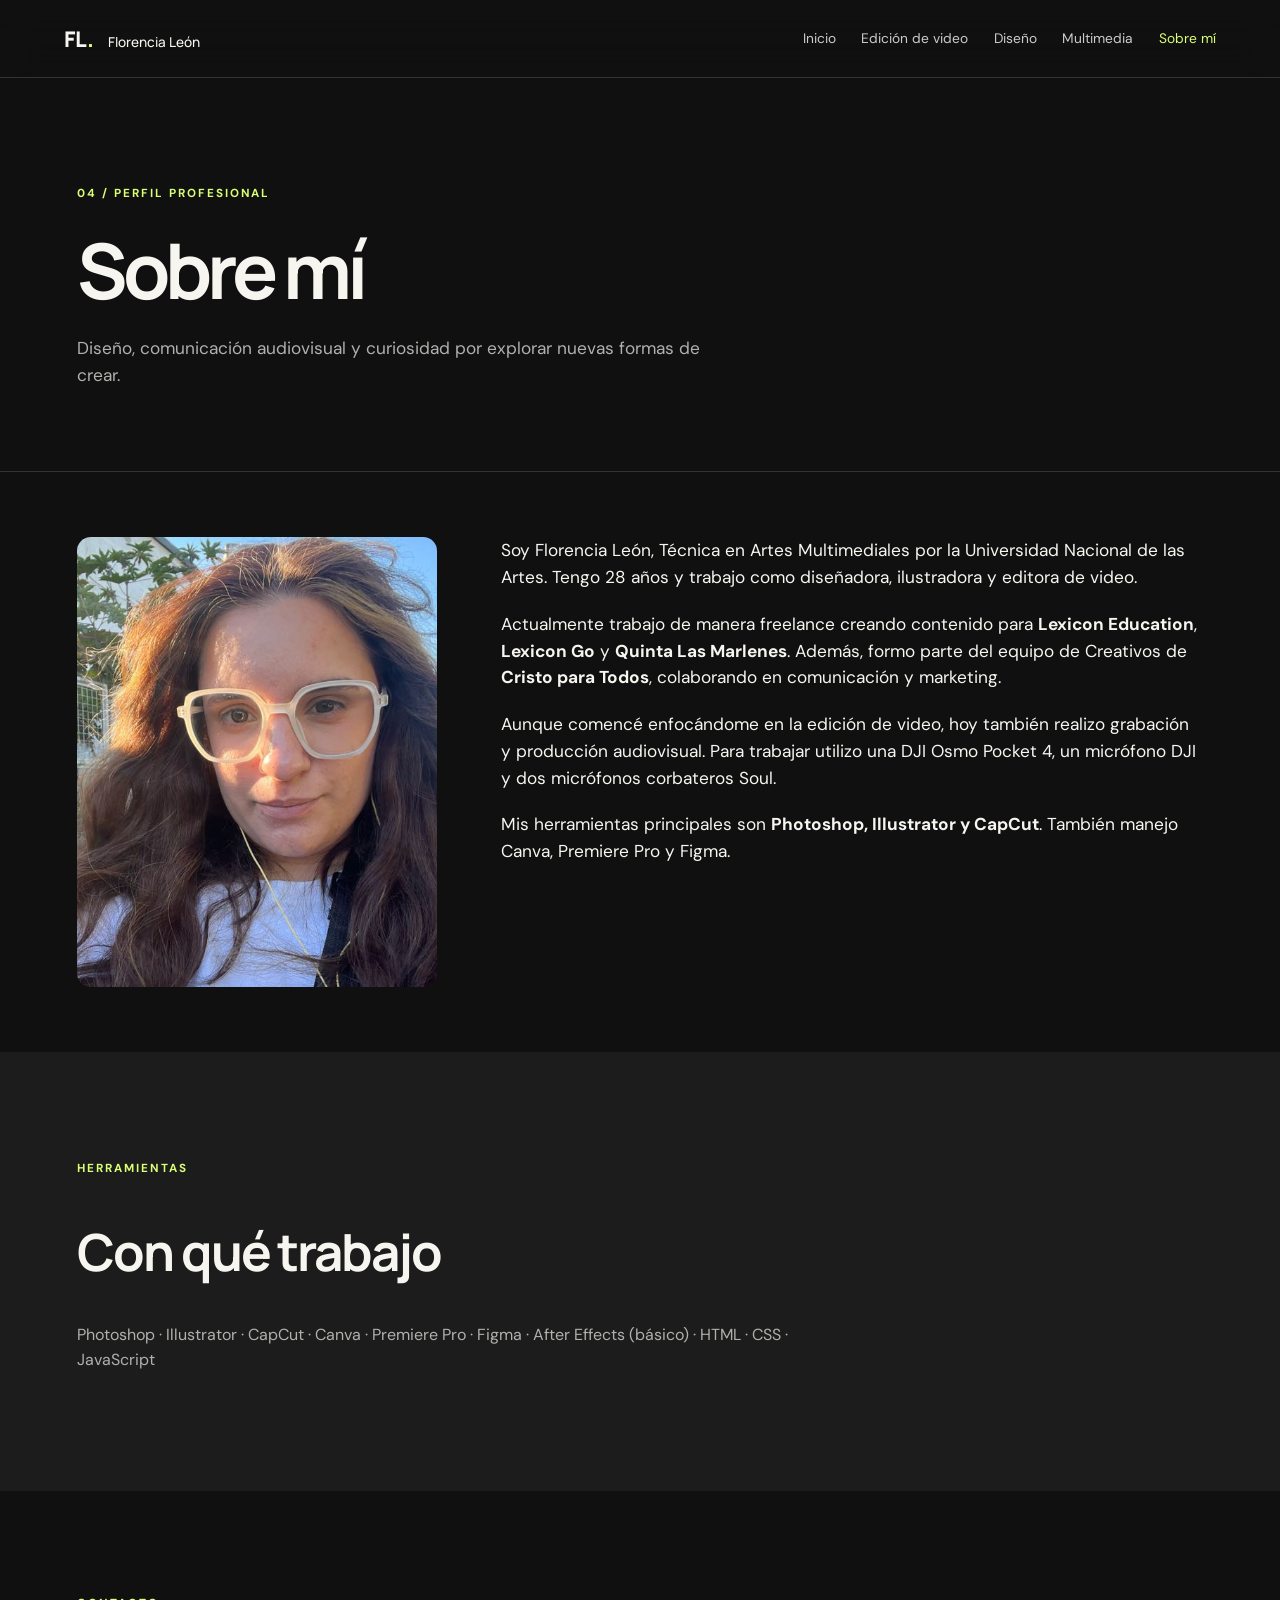
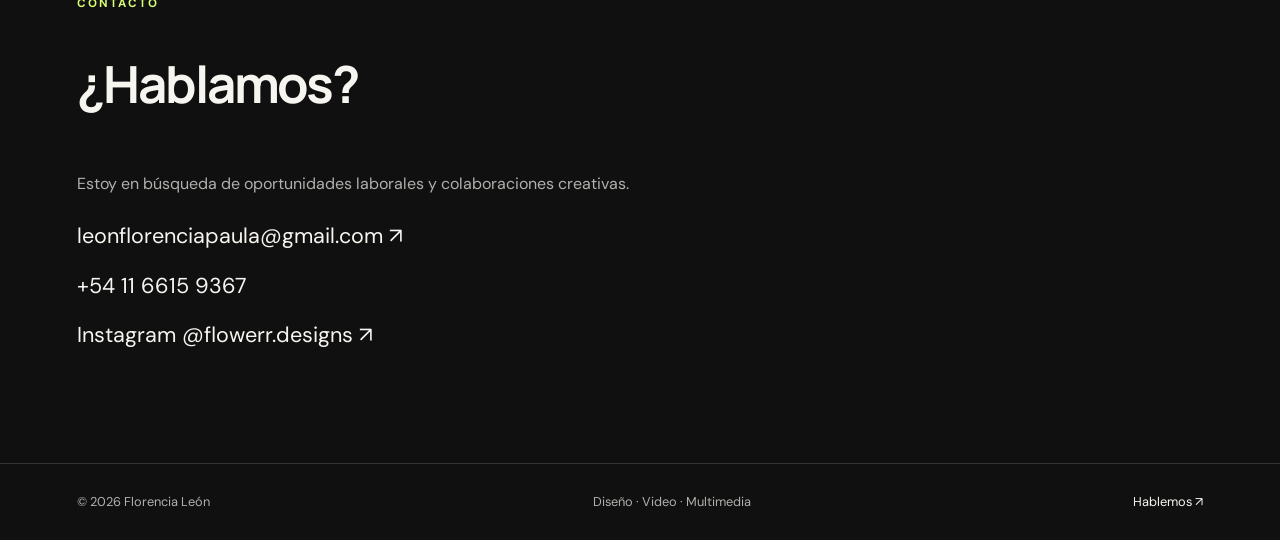
<file: sobre-mi.html>
<!doctype html><html lang="es"><head><meta charset="utf-8"><meta name="viewport" content="width=device-width,initial-scale=1"><meta name="theme-color" content="#101010"><meta name="description" content="Portfolio de Florencia León. Diseño gráfico, edición de video y experiencias multimedia."><title>Sobre mí | Florencia León</title><link rel="stylesheet" href="styles.css"></head><body><header class="site-header"><a class="brand" href="index.html">FL<span class="brand-dot">.</span> <span>Florencia León</span></a><button class="menu-toggle" aria-label="Abrir menú" aria-expanded="false" aria-controls="main-nav">Menú <span>☰</span></button><nav id="main-nav" aria-label="Navegación principal"><a href="index.html" class="">Inicio</a><a href="video.html" class="">Edición de video</a><a href="diseno.html" class="">Diseño</a><a href="multimedia.html" class="">Multimedia</a><a href="sobre-mi.html" class="active">Sobre mí</a></nav></header><main><div class="page-heading"><span class="eyebrow">04 / Perfil profesional</span><h1>Sobre mí</h1><p>Diseño, comunicación audiovisual y curiosidad por explorar nuevas formas de crear.</p></div><section class="about-layout"><div class="about-photo"><img src="foto-florencia.jpg" alt="Fotografía de Florencia León"></div><div class="about-text"><p>
          Soy Florencia León, Técnica en Artes Multimediales por la Universidad Nacional de las Artes.
          Tengo 28 años y trabajo como diseñadora, ilustradora y editora de video.
        </p><p style="margin-top:1rem">
          Actualmente trabajo de manera freelance creando contenido para
          <strong>Lexicon Education</strong>, <strong>Lexicon Go</strong> y
          <strong>Quinta Las Marlenes</strong>. Además, formo parte del equipo de Creativos
          de <strong>Cristo para Todos</strong>, colaborando en comunicación y marketing.
        </p><p style="margin-top:1rem">
          Aunque comencé enfocándome en la edición de video, hoy también realizo grabación
          y producción audiovisual. Para trabajar utilizo una DJI Osmo Pocket 4,
          un micrófono DJI y dos micrófonos corbateros Soul.
        </p><p style="margin-top:1rem">
          Mis herramientas principales son <strong>Photoshop, Illustrator y CapCut</strong>.
          También manejo Canva, Premiere Pro y Figma.
        </p></div></section><section class="section skills"><span class="eyebrow">Herramientas</span><h2>Con qué trabajo</h2><p>Photoshop · Illustrator · CapCut · Canva · Premiere Pro · Figma · After Effects (básico) · HTML · CSS · JavaScript</p></section><section class="section contact"><span class="eyebrow">Contacto</span><h2>¿Hablamos?</h2><p>Estoy en búsqueda de oportunidades laborales y colaboraciones creativas.</p><a href="mailto:leonflorenciapaula@gmail.com">leonflorenciapaula@gmail.com ↗</a><a href="tel:+541166159367">+54 11 6615 9367</a><a href="https://www.instagram.com/flowerr.designs/" target="_blank" rel="noopener noreferrer">Instagram @flowerr.designs ↗</a></section></main><footer class="footer"><span>© 2026 Florencia León</span><span>Diseño · Video · Multimedia</span><a href="mailto:leonflorenciapaula@gmail.com">Hablemos ↗</a></footer><script src="script.js" defer></script></body></html>
</file>
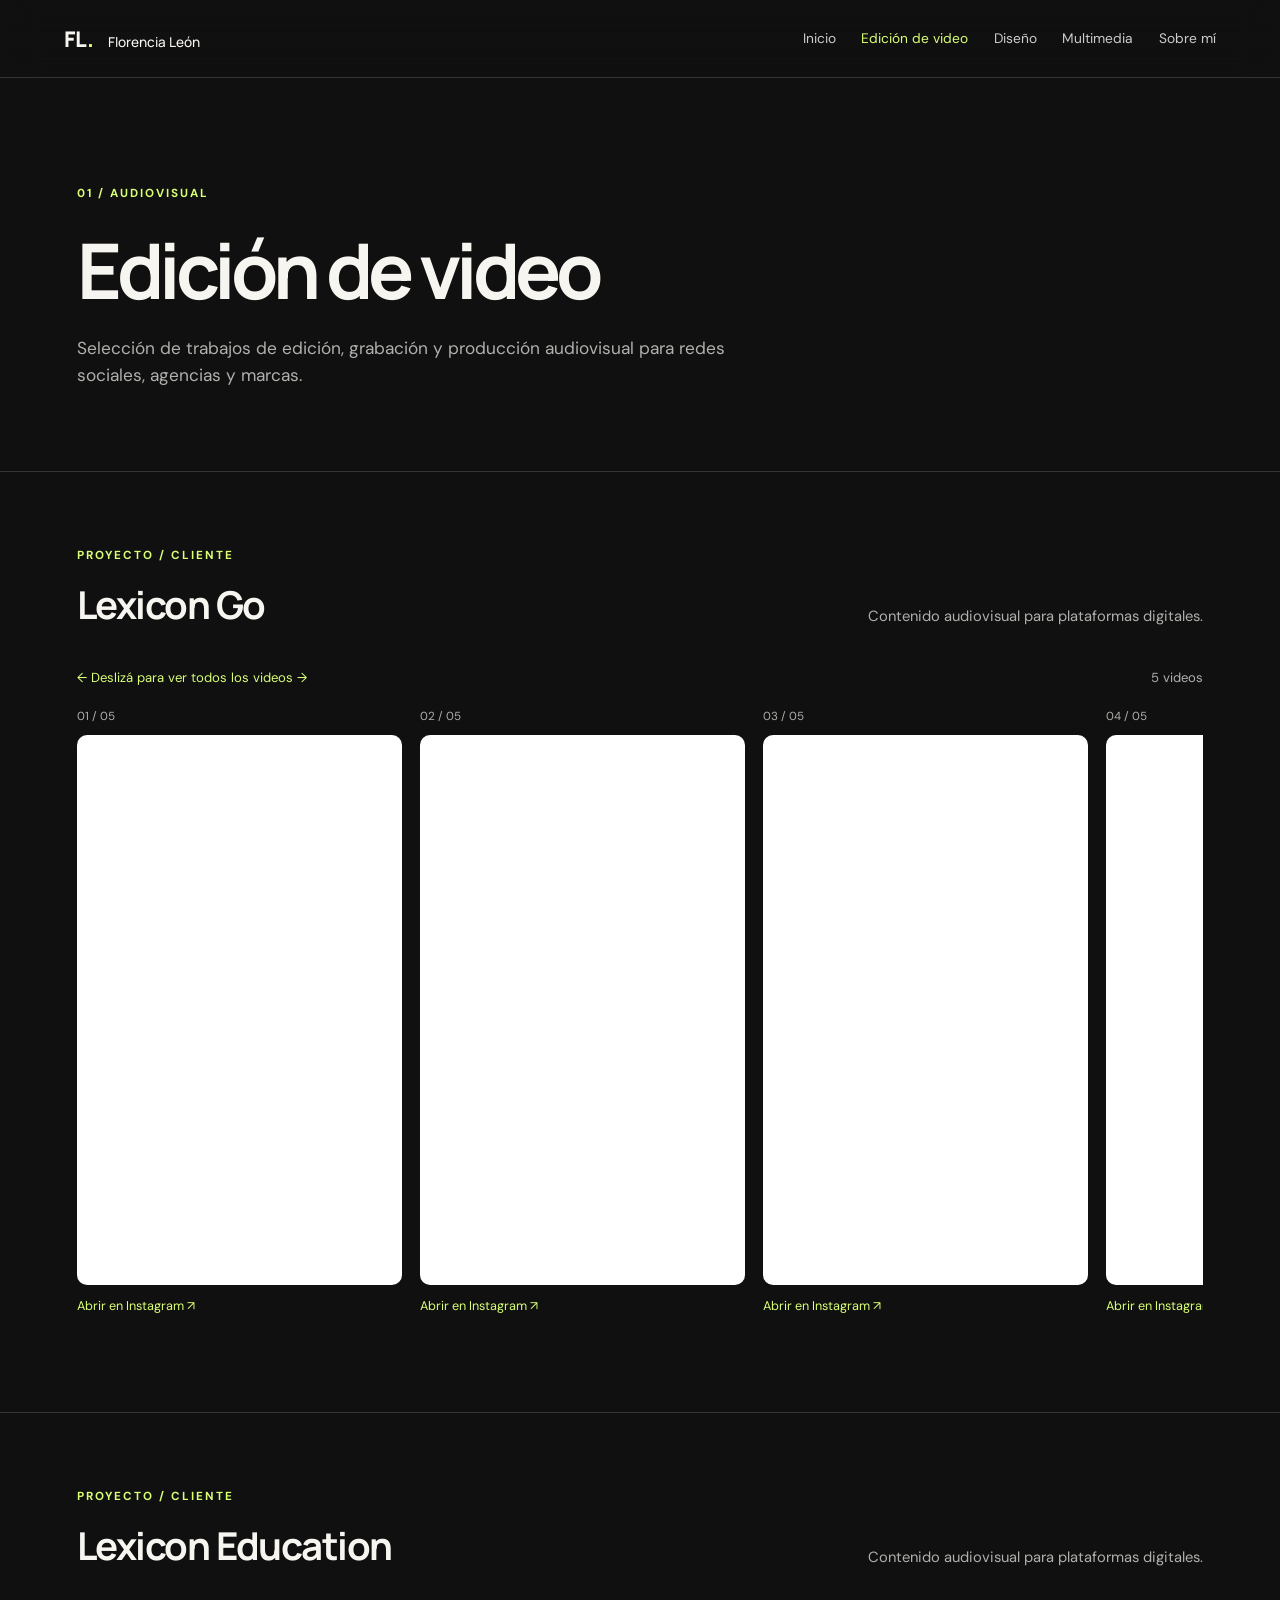
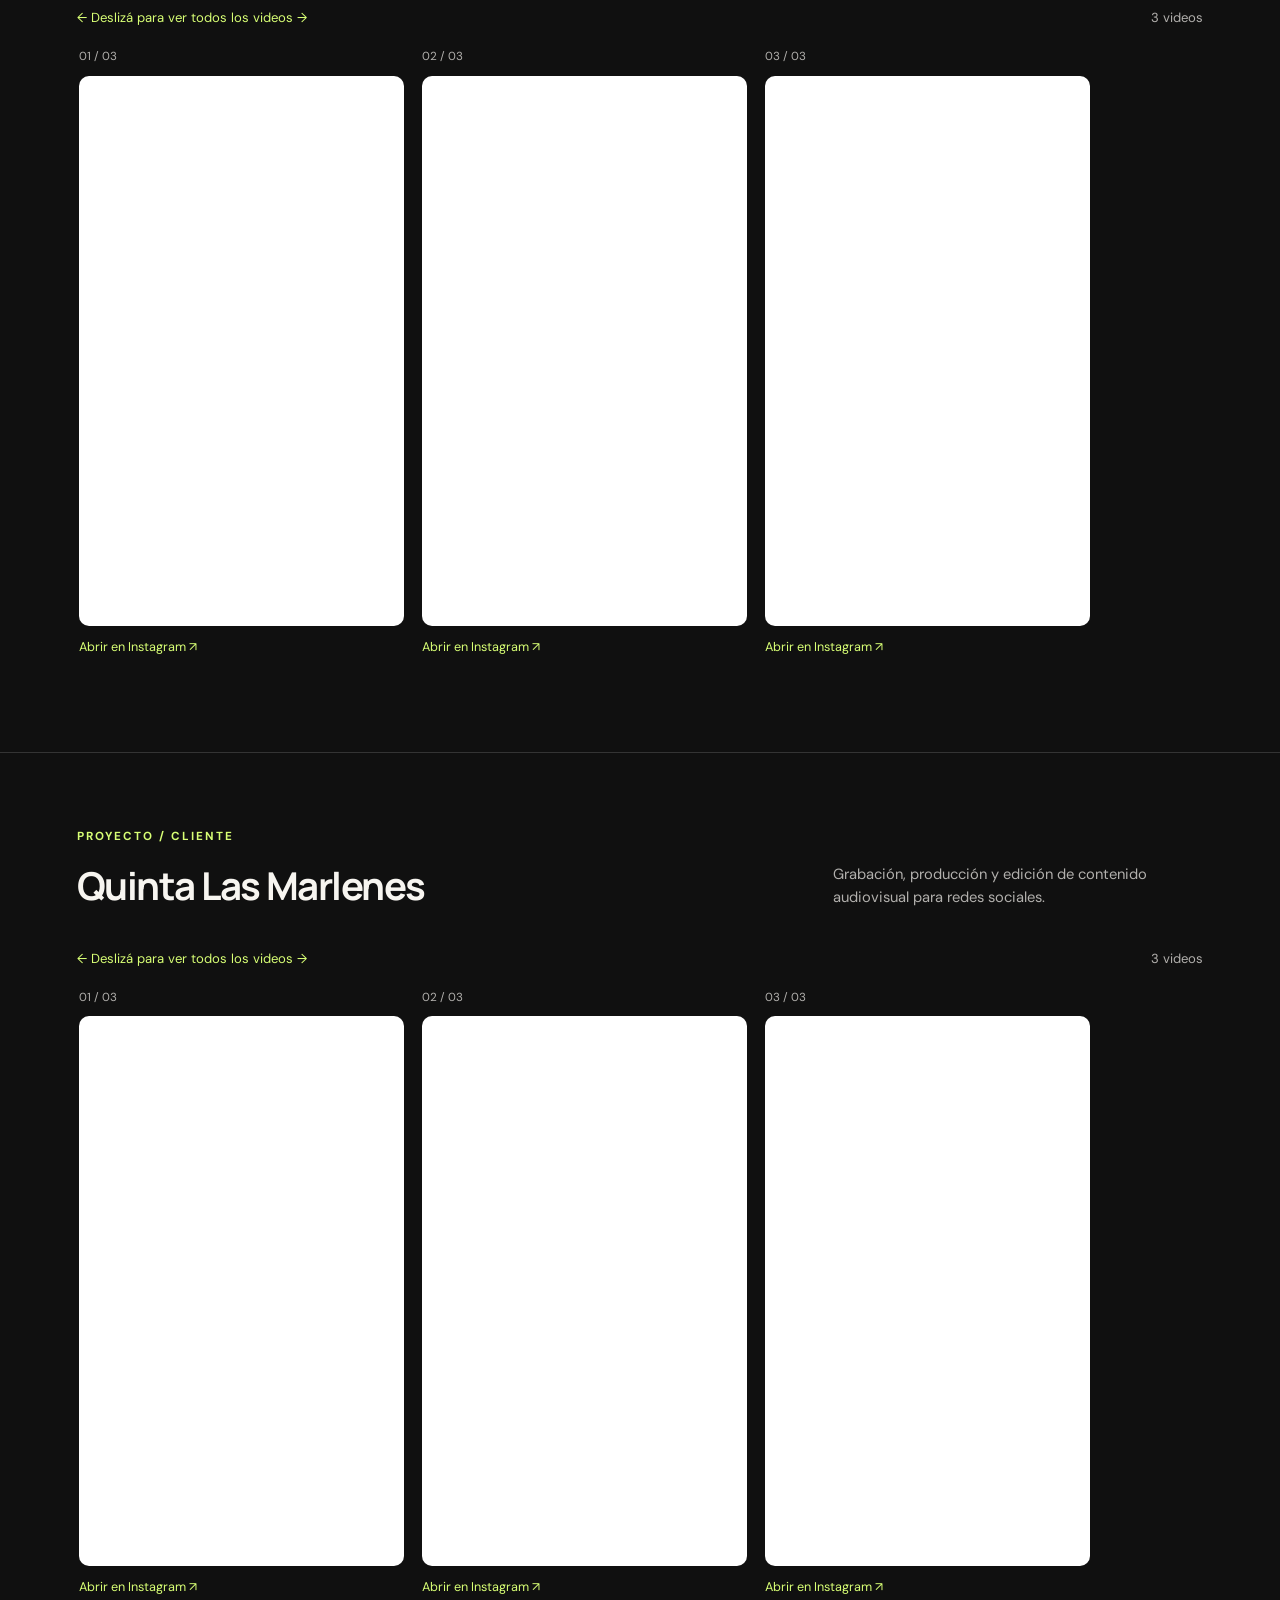
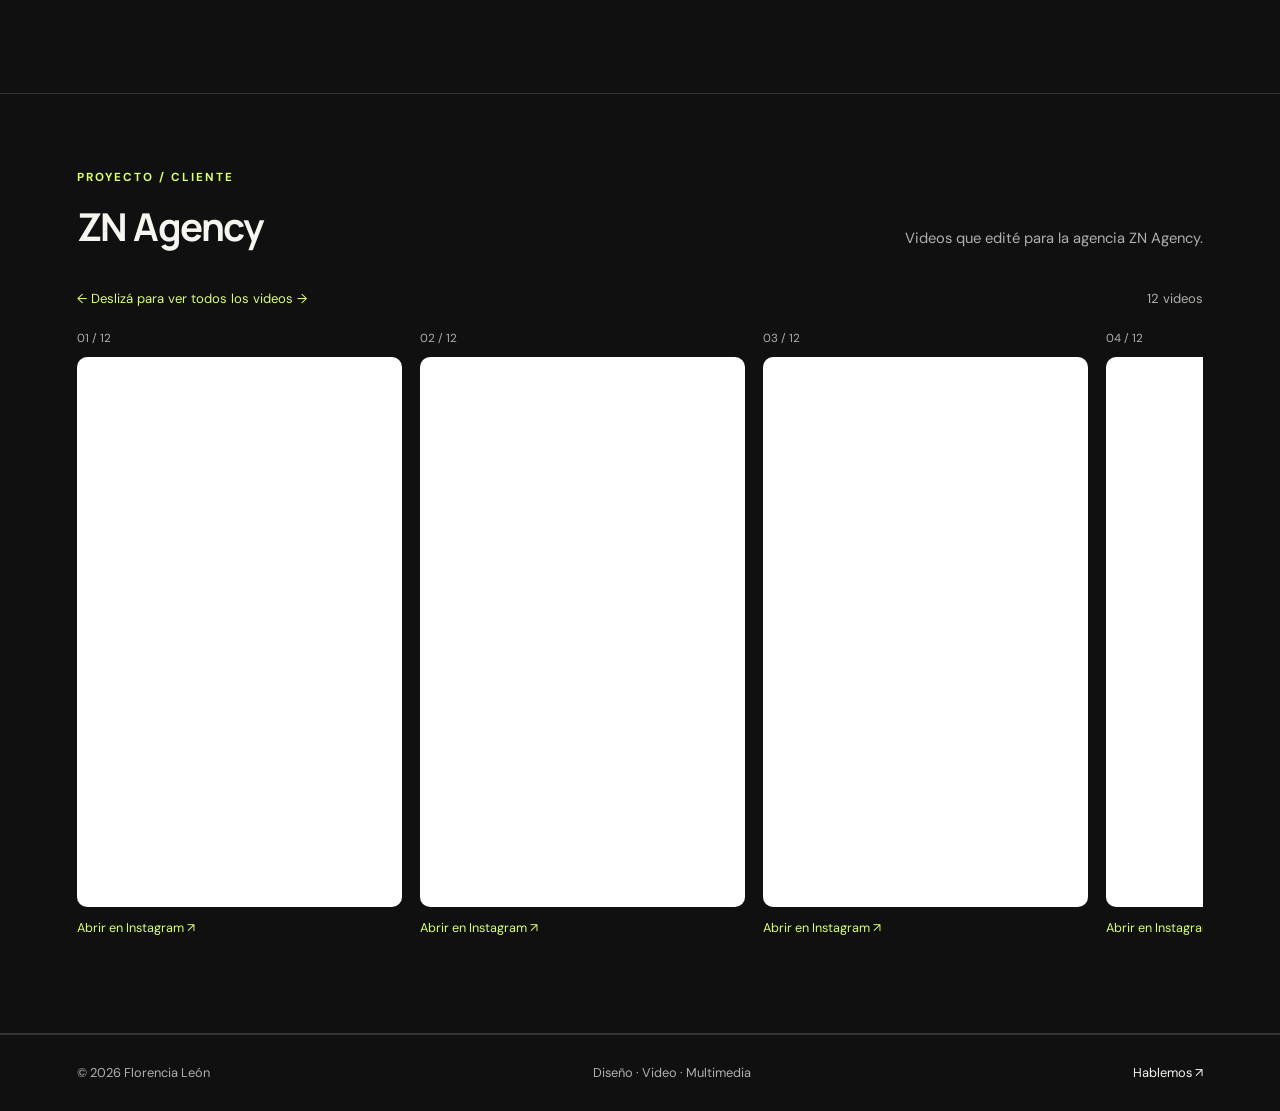
<file: video.html>
<!doctype html><html lang="es"><head><meta charset="utf-8"><meta name="viewport" content="width=device-width,initial-scale=1"><meta name="theme-color" content="#101010"><meta name="description" content="Portfolio de Florencia León. Diseño gráfico, edición de video y experiencias multimedia."><title>Edición de video | Florencia León</title><link rel="stylesheet" href="styles.css"></head><body><header class="site-header"><a class="brand" href="index.html">FL<span class="brand-dot">.</span> <span>Florencia León</span></a><button class="menu-toggle" aria-label="Abrir menú" aria-expanded="false" aria-controls="main-nav">Menú <span>☰</span></button><nav id="main-nav" aria-label="Navegación principal"><a href="index.html" class="">Inicio</a><a href="video.html" class="active">Edición de video</a><a href="diseno.html" class="">Diseño</a><a href="multimedia.html" class="">Multimedia</a><a href="sobre-mi.html" class="">Sobre mí</a></nav></header><main><div class="page-heading"><span class="eyebrow">01 / Audiovisual</span><h1>Edición de video</h1><p>Selección de trabajos de edición, grabación y producción audiovisual para redes sociales, agencias y marcas.</p></div><section class="work-section"><div class="work-intro"><div><span class="eyebrow">Proyecto / Cliente</span><h2>Lexicon Go</h2></div><p>Contenido audiovisual para plataformas digitales.</p></div><div class="horizontal-hint">← Deslizá para ver todos los videos → <span>5 videos</span></div><div class="video-track"><article class="reel-card"><div class="reel-number">01 / 05</div><div class="embed-wrap"><iframe loading="lazy" title="Lexicon Go video 1" src="https://www.instagram.com/p/DfUxTQZOuhh/embed" allowfullscreen></iframe></div><a class="text-link" href="https://www.instagram.com/p/DfUxTQZOuhh/" target="_blank" rel="noopener noreferrer">Abrir en Instagram ↗</a></article><article class="reel-card"><div class="reel-number">02 / 05</div><div class="embed-wrap"><iframe loading="lazy" title="Lexicon Go video 2" src="https://www.instagram.com/p/DfW6qO6O-C-/embed" allowfullscreen></iframe></div><a class="text-link" href="https://www.instagram.com/p/DfW6qO6O-C-/" target="_blank" rel="noopener noreferrer">Abrir en Instagram ↗</a></article><article class="reel-card"><div class="reel-number">03 / 05</div><div class="embed-wrap"><iframe loading="lazy" title="Lexicon Go video 3" src="https://www.instagram.com/p/DfZn5o-OIFd/embed" allowfullscreen></iframe></div><a class="text-link" href="https://www.instagram.com/p/DfZn5o-OIFd/" target="_blank" rel="noopener noreferrer">Abrir en Instagram ↗</a></article><article class="reel-card"><div class="reel-number">04 / 05</div><div class="embed-wrap"><iframe loading="lazy" title="Lexicon Go video 4" src="https://www.instagram.com/p/DfkiBmxNyx4/embed" allowfullscreen></iframe></div><a class="text-link" href="https://www.instagram.com/p/DfkiBmxNyx4/" target="_blank" rel="noopener noreferrer">Abrir en Instagram ↗</a></article><article class="reel-card"><div class="reel-number">05 / 05</div><div class="embed-wrap"><iframe loading="lazy" title="Lexicon Go video 5" src="https://www.instagram.com/p/DfuXuTSB4QX/embed" allowfullscreen></iframe></div><a class="text-link" href="https://www.instagram.com/p/DfuXuTSB4QX/" target="_blank" rel="noopener noreferrer">Abrir en Instagram ↗</a></article></div></section><section class="work-section"><div class="work-intro"><div><span class="eyebrow">Proyecto / Cliente</span><h2>Lexicon Education</h2></div><p>Contenido audiovisual para plataformas digitales.</p></div><div class="horizontal-hint">← Deslizá para ver todos los videos → <span>3 videos</span></div><div class="video-track"><article class="reel-card"><div class="reel-number">01 / 03</div><div class="embed-wrap"><iframe loading="lazy" title="Lexicon Education video 1" src="https://www.instagram.com/p/DdbmaeIFmF5/embed" allowfullscreen></iframe></div><a class="text-link" href="https://www.instagram.com/p/DdbmaeIFmF5/" target="_blank" rel="noopener noreferrer">Abrir en Instagram ↗</a></article><article class="reel-card"><div class="reel-number">02 / 03</div><div class="embed-wrap"><iframe loading="lazy" title="Lexicon Education video 2" src="https://www.instagram.com/p/De1uN1KJvwR/embed" allowfullscreen></iframe></div><a class="text-link" href="https://www.instagram.com/p/De1uN1KJvwR/" target="_blank" rel="noopener noreferrer">Abrir en Instagram ↗</a></article><article class="reel-card"><div class="reel-number">03 / 03</div><div class="embed-wrap"><iframe loading="lazy" title="Lexicon Education video 3" src="https://www.instagram.com/p/De0Aax9ppJq/embed" allowfullscreen></iframe></div><a class="text-link" href="https://www.instagram.com/p/De0Aax9ppJq/" target="_blank" rel="noopener noreferrer">Abrir en Instagram ↗</a></article></div></section><section class="work-section"><div class="work-intro"><div><span class="eyebrow">Proyecto / Cliente</span><h2>Quinta Las Marlenes</h2></div><p>Grabación, producción y edición de contenido audiovisual para redes sociales.</p></div><div class="horizontal-hint">← Deslizá para ver todos los videos → <span>3 videos</span></div><div class="video-track"><article class="reel-card"><div class="reel-number">01 / 03</div><div class="embed-wrap"><iframe loading="lazy" title="Quinta Las Marlenes video 1" src="https://www.instagram.com/p/Dff0jdaBHR6/embed" allowfullscreen></iframe></div><a class="text-link" href="https://www.instagram.com/p/Dff0jdaBHR6/" target="_blank" rel="noopener noreferrer">Abrir en Instagram ↗</a></article><article class="reel-card"><div class="reel-number">02 / 03</div><div class="embed-wrap"><iframe loading="lazy" title="Quinta Las Marlenes video 2" src="https://www.instagram.com/p/Dff4DaLy3Sh/embed" allowfullscreen></iframe></div><a class="text-link" href="https://www.instagram.com/p/Dff4DaLy3Sh/" target="_blank" rel="noopener noreferrer">Abrir en Instagram ↗</a></article><article class="reel-card"><div class="reel-number">03 / 03</div><div class="embed-wrap"><iframe loading="lazy" title="Quinta Las Marlenes video 3" src="https://www.instagram.com/p/DfstLBwt2XO/embed" allowfullscreen></iframe></div><a class="text-link" href="https://www.instagram.com/p/DfstLBwt2XO/" target="_blank" rel="noopener noreferrer">Abrir en Instagram ↗</a></article></div></section><section class="work-section"><div class="work-intro"><div><span class="eyebrow">Proyecto / Cliente</span><h2>ZN Agency</h2></div><p>Videos que edité para la agencia ZN Agency.</p></div><div class="horizontal-hint">← Deslizá para ver todos los videos → <span>12 videos</span></div><div class="video-track"><article class="reel-card"><div class="reel-number">01 / 12</div><div class="embed-wrap"><iframe loading="lazy" title="ZN Agency video 1" src="https://www.instagram.com/reel/DSVCinljlJo/embed" allowfullscreen></iframe></div><a class="text-link" href="https://www.instagram.com/reel/DSVCinljlJo/" target="_blank" rel="noopener noreferrer">Abrir en Instagram ↗</a></article><article class="reel-card"><div class="reel-number">02 / 12</div><div class="embed-wrap"><iframe loading="lazy" title="ZN Agency video 2" src="https://www.instagram.com/reel/DQuVLpODoAF/embed" allowfullscreen></iframe></div><a class="text-link" href="https://www.instagram.com/reel/DQuVLpODoAF/" target="_blank" rel="noopener noreferrer">Abrir en Instagram ↗</a></article><article class="reel-card"><div class="reel-number">03 / 12</div><div class="embed-wrap"><iframe loading="lazy" title="ZN Agency video 3" src="https://www.instagram.com/reel/DQ6828zjvwi/embed" allowfullscreen></iframe></div><a class="text-link" href="https://www.instagram.com/reel/DQ6828zjvwi/" target="_blank" rel="noopener noreferrer">Abrir en Instagram ↗</a></article><article class="reel-card"><div class="reel-number">04 / 12</div><div class="embed-wrap"><iframe loading="lazy" title="ZN Agency video 4" src="https://www.instagram.com/reel/DSu5YWEEXrH/embed" allowfullscreen></iframe></div><a class="text-link" href="https://www.instagram.com/reel/DSu5YWEEXrH/" target="_blank" rel="noopener noreferrer">Abrir en Instagram ↗</a></article><article class="reel-card"><div class="reel-number">05 / 12</div><div class="embed-wrap"><iframe loading="lazy" title="ZN Agency video 5" src="https://www.instagram.com/reel/DS5J9ukEc8D/embed" allowfullscreen></iframe></div><a class="text-link" href="https://www.instagram.com/reel/DS5J9ukEc8D/" target="_blank" rel="noopener noreferrer">Abrir en Instagram ↗</a></article><article class="reel-card"><div class="reel-number">06 / 12</div><div class="embed-wrap"><iframe loading="lazy" title="ZN Agency video 6" src="https://www.instagram.com/reel/DTLGknaEUoQ/embed" allowfullscreen></iframe></div><a class="text-link" href="https://www.instagram.com/reel/DTLGknaEUoQ/" target="_blank" rel="noopener noreferrer">Abrir en Instagram ↗</a></article><article class="reel-card"><div class="reel-number">07 / 12</div><div class="embed-wrap"><iframe loading="lazy" title="ZN Agency video 7" src="https://www.instagram.com/reel/DTk1LiGkcRs/embed" allowfullscreen></iframe></div><a class="text-link" href="https://www.instagram.com/reel/DTk1LiGkcRs/" target="_blank" rel="noopener noreferrer">Abrir en Instagram ↗</a></article><article class="reel-card"><div class="reel-number">08 / 12</div><div class="embed-wrap"><iframe loading="lazy" title="ZN Agency video 8" src="https://www.instagram.com/reel/DSpg3_rEbde/embed" allowfullscreen></iframe></div><a class="text-link" href="https://www.instagram.com/reel/DSpg3_rEbde/" target="_blank" rel="noopener noreferrer">Abrir en Instagram ↗</a></article><article class="reel-card"><div class="reel-number">09 / 12</div><div class="embed-wrap"><iframe loading="lazy" title="ZN Agency video 9" src="https://www.instagram.com/reel/DSSUxG4EbIu/embed" allowfullscreen></iframe></div><a class="text-link" href="https://www.instagram.com/reel/DSSUxG4EbIu/" target="_blank" rel="noopener noreferrer">Abrir en Instagram ↗</a></article><article class="reel-card"><div class="reel-number">10 / 12</div><div class="embed-wrap"><iframe loading="lazy" title="ZN Agency video 10" src="https://www.instagram.com/reel/DURZDbBkdPo/embed" allowfullscreen></iframe></div><a class="text-link" href="https://www.instagram.com/reel/DURZDbBkdPo/" target="_blank" rel="noopener noreferrer">Abrir en Instagram ↗</a></article><article class="reel-card"><div class="reel-number">11 / 12</div><div class="embed-wrap"><iframe loading="lazy" title="ZN Agency video 11" src="https://www.instagram.com/reel/DRzT_9bjv2o/embed" allowfullscreen></iframe></div><a class="text-link" href="https://www.instagram.com/reel/DRzT_9bjv2o/" target="_blank" rel="noopener noreferrer">Abrir en Instagram ↗</a></article><article class="reel-card"><div class="reel-number">12 / 12</div><div class="embed-wrap"><iframe loading="lazy" title="ZN Agency video 12" src="https://www.instagram.com/reel/DR5BXDkAHCZ/embed" allowfullscreen></iframe></div><a class="text-link" href="https://www.instagram.com/reel/DR5BXDkAHCZ/" target="_blank" rel="noopener noreferrer">Abrir en Instagram ↗</a></article></div></section></main><footer class="footer"><span>© 2026 Florencia León</span><span>Diseño · Video · Multimedia</span><a href="mailto:leonflorenciapaula@gmail.com">Hablemos ↗</a></footer><script src="script.js" defer></script></body></html>
</file>
<file: styles.css>
@import url('https://fonts.googleapis.com/css2?family=DM+Sans:wght@400;500;600;700&family=Manrope:wght@400;500;600;700;800&display=swap');
:root{--bg:#101010;--surface:#1a1a1a;--line:#343434;--text:#f7f5f0;--muted:#b2b0ad;--accent:#d8ff75}*{box-sizing:border-box}html{scroll-behavior:smooth}body{margin:0;background:var(--bg);color:var(--text);font-family:'DM Sans',Arial,sans-serif;line-height:1.55}a{color:inherit;text-decoration:none}button{font:inherit}.site-header{height:78px;padding:0 clamp(20px,5vw,80px);display:flex;justify-content:space-between;align-items:center;position:sticky;top:0;z-index:50;background:rgba(16,16,16,.94);backdrop-filter:blur(18px);border-bottom:1px solid var(--line)}.brand{font-family:Manrope,sans-serif;font-weight:800;font-size:1.35rem;white-space:nowrap}.brand span:last-child{font-size:.85rem;font-weight:500;margin-left:10px}.brand-dot{color:var(--accent)}nav{display:flex;gap:clamp(12px,2vw,30px)}nav a{font-size:.86rem;color:#ccc;transition:color .2s}nav a:hover,nav a.active{color:var(--accent)}.menu-toggle{display:none}.hero{min-height:min(860px,calc(100svh - 78px));position:relative;display:flex;align-items:center;padding:90px clamp(24px,8vw,140px);overflow:hidden}.hero-video,.hero-shade{position:absolute;inset:0}.hero-video video{width:100%;height:100%;object-fit:cover}.hero-shade{background:linear-gradient(90deg,rgba(0,0,0,.82),rgba(0,0,0,.32)),linear-gradient(0deg,rgba(0,0,0,.5),transparent)}.hero-content{position:relative;max-width:830px;z-index:1}.eyebrow{font-size:.73rem;letter-spacing:.17em;text-transform:uppercase;color:var(--accent);font-weight:700}.hero h1,.page-heading h1{font-family:Manrope,sans-serif;font-size:clamp(3rem,7vw,7rem);line-height:1.07;letter-spacing:-.065em;margin:24px 0}.hero h1 em{font-weight:400}.hero p{max-width:560px;color:#e5e5e5;font-size:clamp(1rem,1.4vw,1.2rem)}.hero-actions{display:flex;gap:12px;flex-wrap:wrap;margin-top:34px}.btn{display:inline-flex;padding:13px 22px;border:1px solid #fff;border-radius:40px;font-weight:700;font-size:.88rem}.btn-light{background:var(--text);color:#111}.btn-outline{background:transparent}.scroll-hint{position:absolute;bottom:32px;left:clamp(24px,8vw,140px);font-size:.75rem;letter-spacing:.08em;color:#e5e5e5;z-index:1}.scroll-hint span{margin-left:14px}.section{padding:clamp(64px,8vw,130px) clamp(22px,6vw,110px)}.section-head{max-width:700px;margin-bottom:35px}h2,h3{font-family:Manrope,sans-serif;letter-spacing:-.04em}.section-head h2,.closing h2,.skills h2,.contact h2{font-size:clamp(2rem,4vw,4rem);line-height:1.15}.category-grid{display:grid;grid-template-columns:repeat(3,minmax(0,1fr));gap:16px}.category{padding:clamp(22px,3vw,42px);border:1px solid var(--line);border-radius:15px;background:var(--surface);min-height:320px;display:flex;flex-direction:column;transition:transform .25s,border-color .25s}.category:hover{transform:translateY(-5px);border-color:var(--accent)}.category>span{font-size:.72rem;color:var(--muted);text-transform:uppercase;letter-spacing:.1em}.category h3{font-size:clamp(1.6rem,2.4vw,2.6rem);margin:55px 0 10px}.category p{color:var(--muted);margin:0}.category b{margin-top:auto;padding-top:30px;color:var(--accent);font-size:.86rem}.closing{background:#202020}.closing p{color:var(--muted);margin-bottom:25px}.footer{border-top:1px solid var(--line);display:flex;gap:20px;justify-content:space-between;padding:28px clamp(22px,6vw,110px);font-size:.8rem;color:var(--muted)}.footer a{color:var(--text)}.page-heading{padding:clamp(65px,8vw,120px) clamp(22px,6vw,110px) 65px;border-bottom:1px solid var(--line)}.page-heading h1{font-size:clamp(3rem,6vw,6rem)}.page-heading p{max-width:670px;font-size:1.08rem;color:var(--muted)}.work-section{padding:70px clamp(22px,6vw,110px);border-bottom:1px solid var(--line)}.work-intro{display:flex;justify-content:space-between;align-items:end;gap:35px;margin-bottom:25px}.work-intro h2{font-size:clamp(1.8rem,3vw,3rem);margin:8px 0}.work-intro p{max-width:370px;color:var(--muted);font-size:.92rem}.horizontal-hint{font-size:.82rem;color:var(--accent);margin:15px 0;display:flex;justify-content:space-between}.horizontal-hint span{color:var(--muted)}.video-track{display:flex;gap:18px;overflow-x:auto;scroll-snap-type:x mandatory;padding:4px 2px 24px;scrollbar-color:#777 transparent}.reel-card{flex:0 0 clamp(240px,28vw,325px);scroll-snap-align:start;min-width:0}.reel-number{color:var(--muted);font-size:.73rem;margin-bottom:10px}.embed-wrap{width:100%;background:#fff;border-radius:10px;overflow:hidden}.reel-card .embed-wrap{height:550px}.embed-wrap iframe{width:100%;height:100%;border:0;display:block}.text-link{display:inline-block;font-size:.79rem;margin-top:11px;color:var(--accent)}.design-grid{padding:60px clamp(22px,6vw,110px);display:grid;grid-template-columns:repeat(3,minmax(0,1fr));gap:24px;align-items:start}.design-card{min-width:0;border:1px solid var(--line);border-radius:13px;overflow:hidden;background:var(--surface)}.design-card .embed-wrap{height:480px;border-radius:0}.design-card>.text-link{margin:10px 18px}.design-info{padding:20px}.design-info .eyebrow{font-size:.65rem;letter-spacing:.09em}.design-info h2{font-size:1.24rem;margin:10px 0}.design-info p{color:var(--muted);font-size:.85rem;margin:0}.design-image{aspect-ratio:4/3;background:#252525}.design-image img{width:100%;height:100%;object-fit:contain}.gallery-note{padding:0 clamp(22px,6vw,110px) 60px;color:var(--muted);font-size:.87rem}.multimedia-grid{padding:60px clamp(22px,6vw,110px);display:grid;grid-template-columns:repeat(2,minmax(0,1fr));gap:28px}.media-project{border:1px solid var(--line);border-radius:14px;overflow:hidden;background:var(--surface)}.media-preview{position:relative;background:#000}.media-preview video{display:block;width:100%;aspect-ratio:16/10;object-fit:contain}.media-instruction{display:block;padding:10px 18px;color:var(--accent);font-size:.75rem}.media-details{padding:24px}.media-details h2{font-size:1.5rem}.media-details p{color:var(--muted)}.about-layout{display:grid;grid-template-columns:minmax(230px,360px) minmax(0,1fr);gap:clamp(28px,5vw,85px);align-items:start;padding:65px clamp(22px,6vw,110px)}.about-photo{aspect-ratio:4/5;border-radius:14px;overflow:hidden;background:#222}.about-photo img{width:100%;height:100%;object-fit:cover}.about-text{max-width:750px;font-size:1.08rem}.about-text p{margin:0 0 20px}.skills{background:#1c1c1c}.skills p{color:var(--muted);max-width:750px}.contact{display:flex;flex-direction:column;align-items:flex-start}.contact p{color:var(--muted)}.contact>a{font-size:clamp(1rem,2vw,1.35rem);margin:8px 0;overflow-wrap:anywhere}.contact>a:hover{color:var(--accent)}@media(max-width:1050px){.design-grid{grid-template-columns:repeat(2,minmax(0,1fr))}.brand span:last-child{display:none}}@media(max-width:720px){.site-header{height:68px}.menu-toggle{display:block;background:transparent;border:1px solid #555;border-radius:8px;padding:8px 11px;color:#fff;font-size:.82rem}nav{display:none;position:absolute;top:68px;left:0;right:0;padding:18px 22px 22px;background:#161616;border-bottom:1px solid var(--line);flex-direction:column;gap:18px}nav.open{display:flex}.hero{min-height:calc(100svh - 68px);padding:90px 24px}.hero-shade{background:rgba(0,0,0,.67)}.hero h1{font-size:clamp(2.8rem,12vw,4.8rem)}.category-grid,.design-grid,.multimedia-grid,.about-layout{grid-template-columns:1fr}.category{min-height:250px}.category h3{margin-top:35px}.work-intro{display:block}.reel-card{flex-basis:min(80vw,310px)}.reel-card .embed-wrap{height:520px}.design-card .embed-wrap{height:520px}.footer{flex-direction:column;gap:8px}.about-photo{max-width:350px}.page-heading{padding-bottom:45px}}@media(prefers-reduced-motion:reduce){html{scroll-behavior:auto}*{transition:none!important}}
</file>
